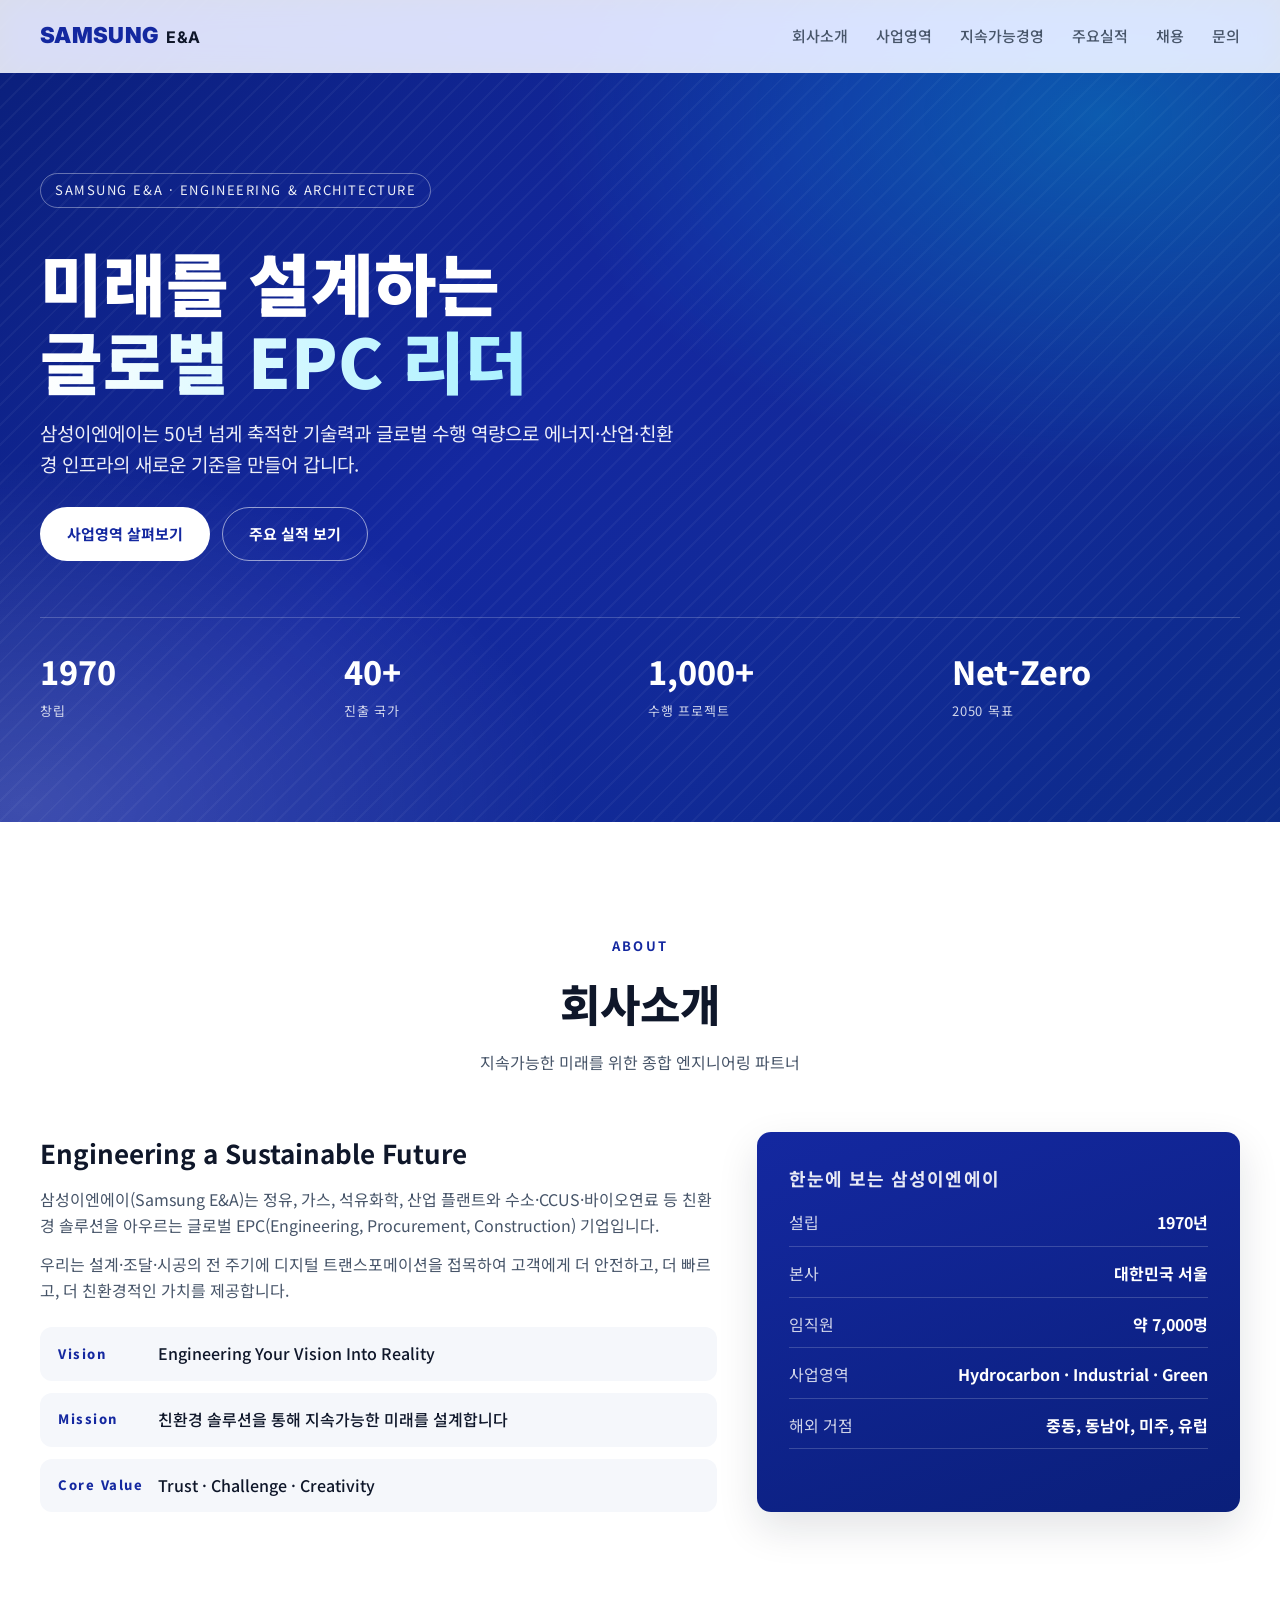
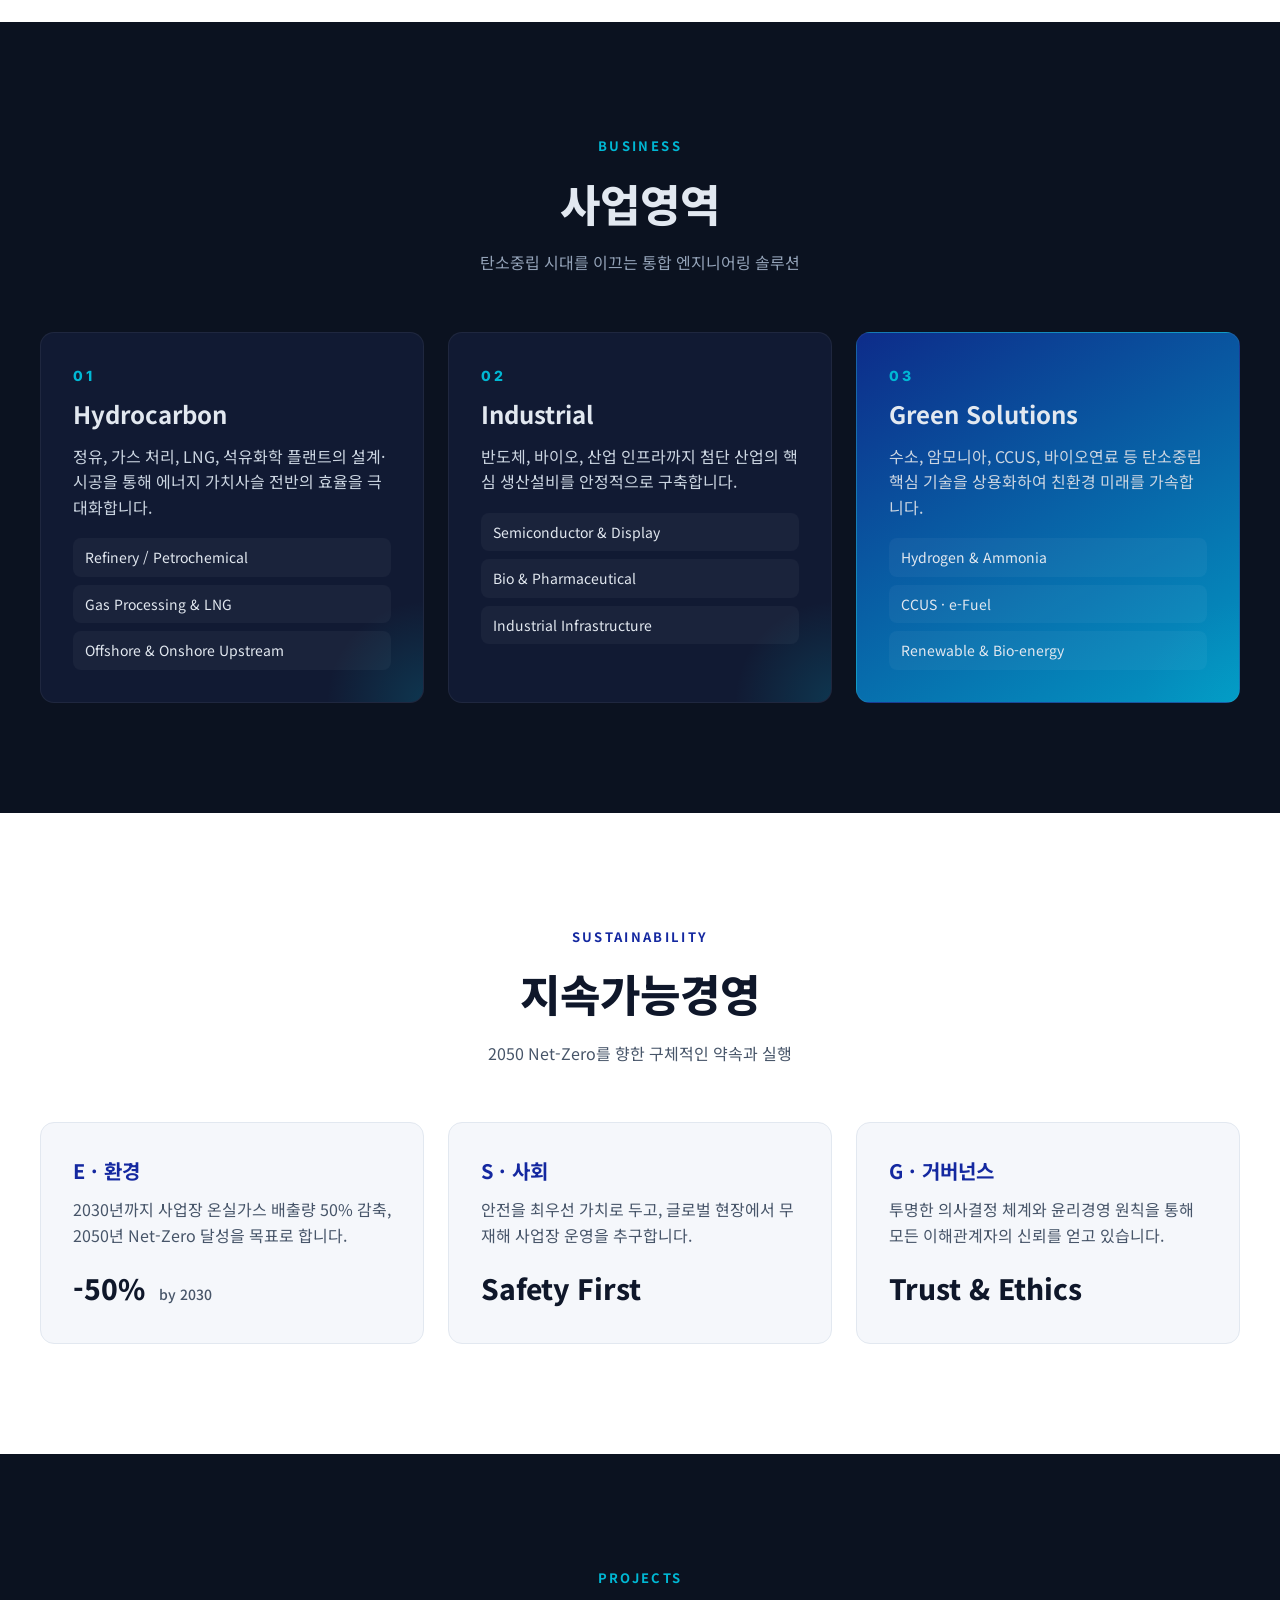
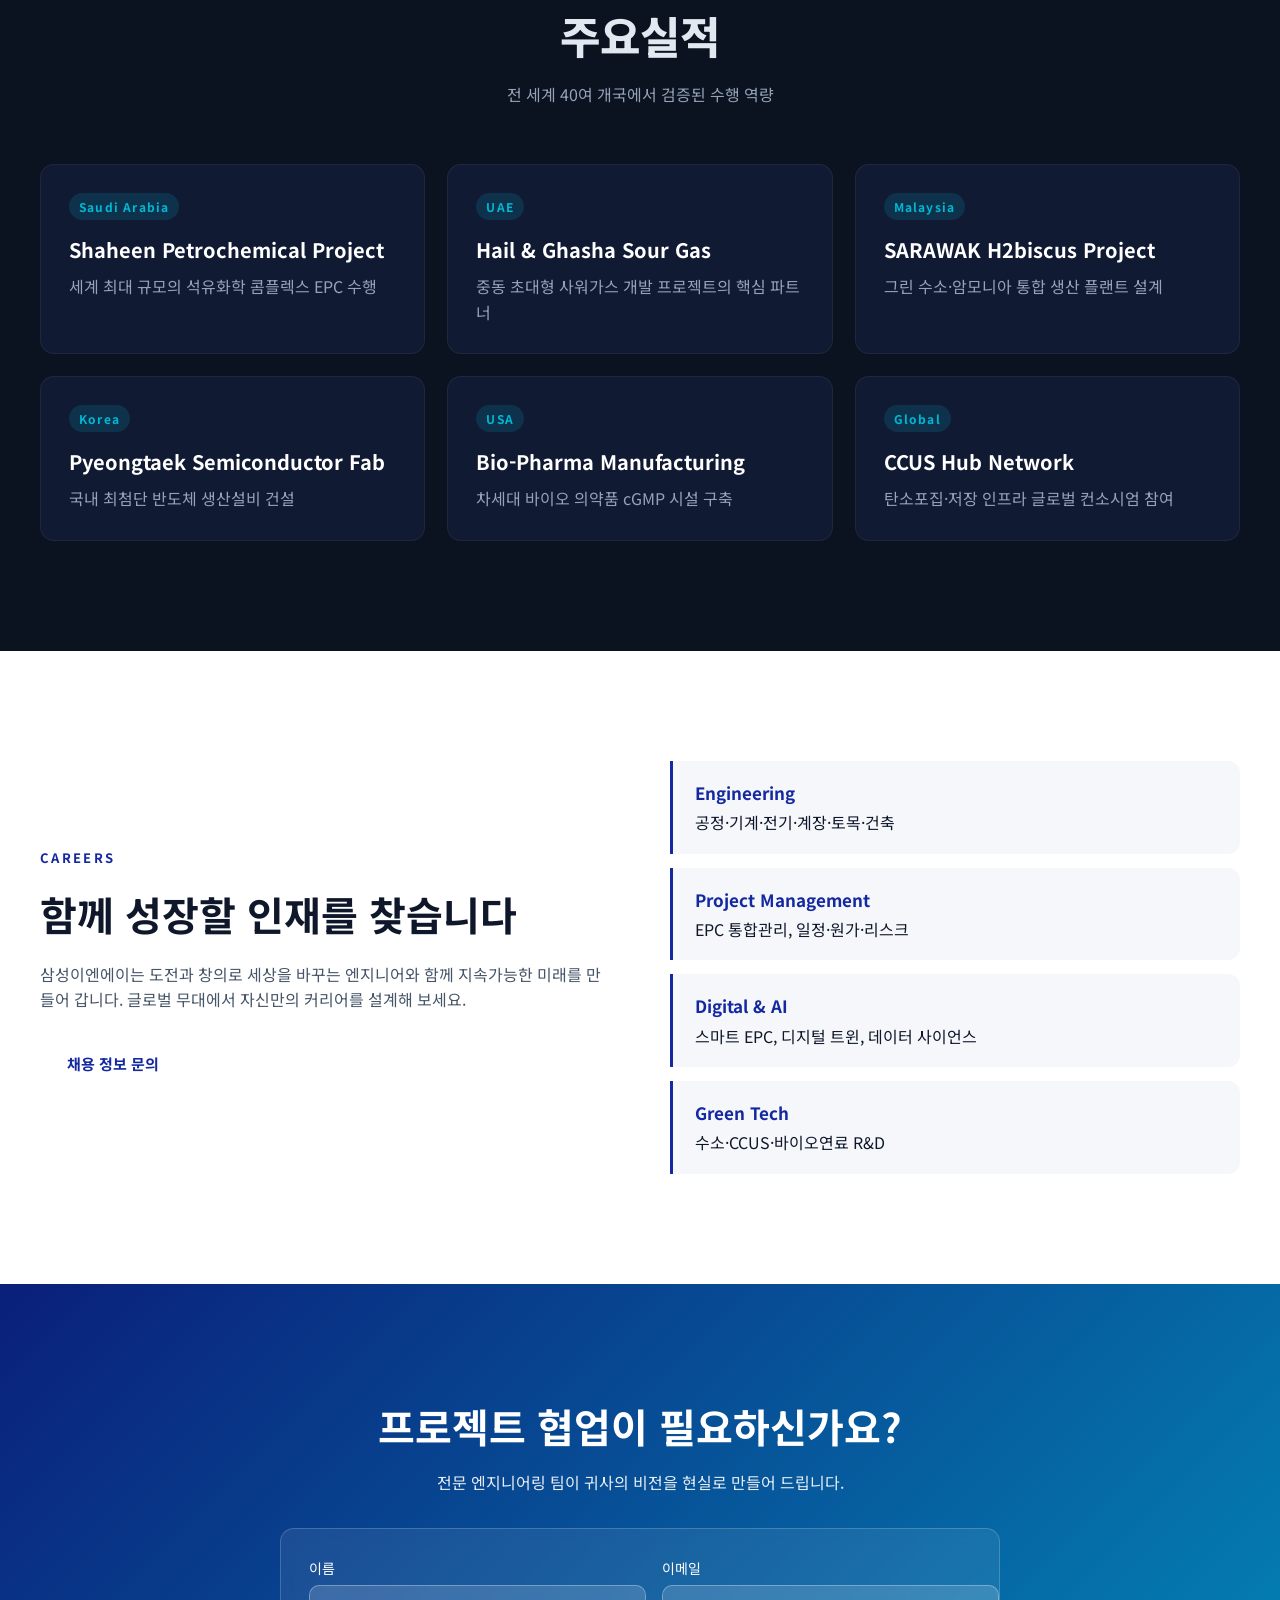
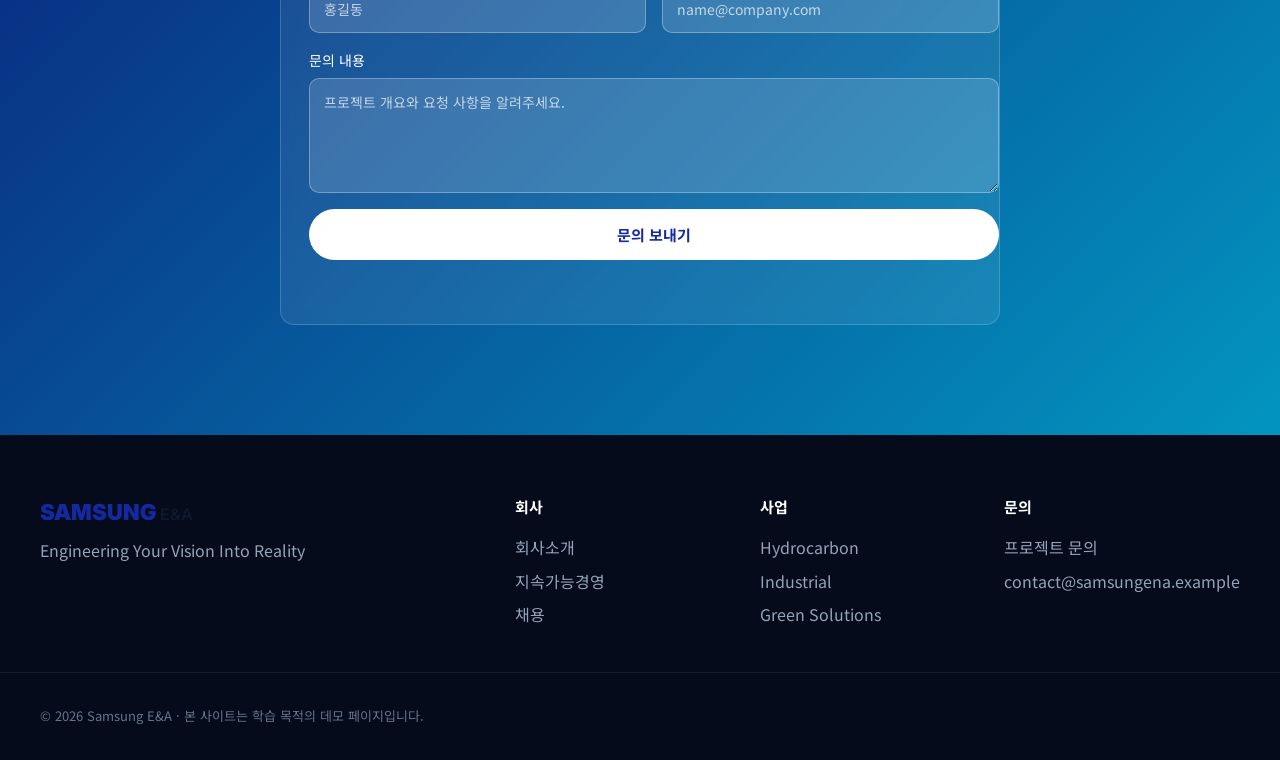
<file: index.html>
<!DOCTYPE html>
<html lang="ko">
<head>
  <meta charset="UTF-8" />
  <meta name="viewport" content="width=device-width, initial-scale=1.0" />
  <meta name="description" content="삼성이엔에이(Samsung E&A) - 글로벌 EPC 리더, 친환경 솔루션을 선도하는 종합 엔지니어링 기업" />
  <title>삼성이엔에이 | Samsung E&A</title>
  <link rel="preconnect" href="https://fonts.googleapis.com" />
  <link rel="preconnect" href="https://fonts.gstatic.com" crossorigin />
  <link href="https://fonts.googleapis.com/css2?family=Noto+Sans+KR:wght@300;400;500;700;900&family=Inter:wght@400;600;800&display=swap" rel="stylesheet" />
  <link rel="stylesheet" href="styles.css" />
</head>
<body>
  <header class="site-header" id="siteHeader">
    <div class="container header-inner">
      <a href="#home" class="brand" aria-label="삼성이엔에이 홈">
        <span class="brand-mark">SAMSUNG</span>
        <span class="brand-sub">E&amp;A</span>
      </a>
      <nav class="nav" aria-label="주요 메뉴">
        <a href="#about">회사소개</a>
        <a href="#business">사업영역</a>
        <a href="#sustainability">지속가능경영</a>
        <a href="#projects">주요실적</a>
        <a href="#careers">채용</a>
        <a href="#contact">문의</a>
      </nav>
      <button class="nav-toggle" id="navToggle" aria-label="메뉴 열기" aria-expanded="false">
        <span></span><span></span><span></span>
      </button>
    </div>
  </header>

  <main>
    <section class="hero" id="home">
      <div class="hero-bg" aria-hidden="true"></div>
      <div class="container hero-content">
        <p class="eyebrow">SAMSUNG E&amp;A · Engineering &amp; Architecture</p>
        <h1>
          <span class="line">미래를 설계하는</span>
          <span class="line accent">글로벌 EPC 리더</span>
        </h1>
        <p class="lead">
          삼성이엔에이는 50년 넘게 축적한 기술력과 글로벌 수행 역량으로
          에너지·산업·친환경 인프라의 새로운 기준을 만들어 갑니다.
        </p>
        <div class="hero-actions">
          <a class="btn btn-primary" href="#business">사업영역 살펴보기</a>
          <a class="btn btn-ghost" href="#projects">주요 실적 보기</a>
        </div>
        <ul class="hero-stats">
          <li><strong>1970</strong><span>창립</span></li>
          <li><strong>40+</strong><span>진출 국가</span></li>
          <li><strong>1,000+</strong><span>수행 프로젝트</span></li>
          <li><strong>Net-Zero</strong><span>2050 목표</span></li>
        </ul>
      </div>
    </section>

    <section class="section" id="about">
      <div class="container">
        <header class="section-head">
          <span class="kicker">About</span>
          <h2>회사소개</h2>
          <p>지속가능한 미래를 위한 종합 엔지니어링 파트너</p>
        </header>
        <div class="about-grid">
          <article class="about-text">
            <h3>Engineering a Sustainable Future</h3>
            <p>
              삼성이엔에이(Samsung E&amp;A)는 정유, 가스, 석유화학, 산업 플랜트와
              수소·CCUS·바이오연료 등 친환경 솔루션을 아우르는 글로벌
              EPC(Engineering, Procurement, Construction) 기업입니다.
            </p>
            <p>
              우리는 설계·조달·시공의 전 주기에 디지털 트랜스포메이션을 접목하여
              고객에게 더 안전하고, 더 빠르고, 더 친환경적인 가치를 제공합니다.
            </p>
            <ul class="value-list">
              <li><span>Vision</span>Engineering Your Vision Into Reality</li>
              <li><span>Mission</span>친환경 솔루션을 통해 지속가능한 미래를 설계합니다</li>
              <li><span>Core Value</span>Trust · Challenge · Creativity</li>
            </ul>
          </article>
          <aside class="about-card">
            <h4>한눈에 보는 삼성이엔에이</h4>
            <dl>
              <div><dt>설립</dt><dd>1970년</dd></div>
              <div><dt>본사</dt><dd>대한민국 서울</dd></div>
              <div><dt>임직원</dt><dd>약 7,000명</dd></div>
              <div><dt>사업영역</dt><dd>Hydrocarbon · Industrial · Green</dd></div>
              <div><dt>해외 거점</dt><dd>중동, 동남아, 미주, 유럽</dd></div>
            </dl>
          </aside>
        </div>
      </div>
    </section>

    <section class="section section-dark" id="business">
      <div class="container">
        <header class="section-head">
          <span class="kicker">Business</span>
          <h2>사업영역</h2>
          <p>탄소중립 시대를 이끄는 통합 엔지니어링 솔루션</p>
        </header>
        <div class="biz-grid">
          <article class="biz-card">
            <div class="biz-num">01</div>
            <h3>Hydrocarbon</h3>
            <p>정유, 가스 처리, LNG, 석유화학 플랜트의 설계·시공을 통해
              에너지 가치사슬 전반의 효율을 극대화합니다.</p>
            <ul>
              <li>Refinery / Petrochemical</li>
              <li>Gas Processing &amp; LNG</li>
              <li>Offshore &amp; Onshore Upstream</li>
            </ul>
          </article>
          <article class="biz-card">
            <div class="biz-num">02</div>
            <h3>Industrial</h3>
            <p>반도체, 바이오, 산업 인프라까지 첨단 산업의 핵심
              생산설비를 안정적으로 구축합니다.</p>
            <ul>
              <li>Semiconductor &amp; Display</li>
              <li>Bio &amp; Pharmaceutical</li>
              <li>Industrial Infrastructure</li>
            </ul>
          </article>
          <article class="biz-card highlight">
            <div class="biz-num">03</div>
            <h3>Green Solutions</h3>
            <p>수소, 암모니아, CCUS, 바이오연료 등 탄소중립 핵심 기술을
              상용화하여 친환경 미래를 가속합니다.</p>
            <ul>
              <li>Hydrogen &amp; Ammonia</li>
              <li>CCUS · e-Fuel</li>
              <li>Renewable &amp; Bio-energy</li>
            </ul>
          </article>
        </div>
      </div>
    </section>

    <section class="section" id="sustainability">
      <div class="container">
        <header class="section-head">
          <span class="kicker">Sustainability</span>
          <h2>지속가능경영</h2>
          <p>2050 Net-Zero를 향한 구체적인 약속과 실행</p>
        </header>
        <div class="esg-grid">
          <div class="esg-card">
            <h3>E · 환경</h3>
            <p>2030년까지 사업장 온실가스 배출량 50% 감축, 2050년 Net-Zero 달성을 목표로 합니다.</p>
            <span class="esg-metric">-50% <em>by 2030</em></span>
          </div>
          <div class="esg-card">
            <h3>S · 사회</h3>
            <p>안전을 최우선 가치로 두고, 글로벌 현장에서 무재해 사업장 운영을 추구합니다.</p>
            <span class="esg-metric">Safety First</span>
          </div>
          <div class="esg-card">
            <h3>G · 거버넌스</h3>
            <p>투명한 의사결정 체계와 윤리경영 원칙을 통해 모든 이해관계자의 신뢰를 얻고 있습니다.</p>
            <span class="esg-metric">Trust &amp; Ethics</span>
          </div>
        </div>
      </div>
    </section>

    <section class="section section-dark" id="projects">
      <div class="container">
        <header class="section-head">
          <span class="kicker">Projects</span>
          <h2>주요실적</h2>
          <p>전 세계 40여 개국에서 검증된 수행 역량</p>
        </header>
        <div class="proj-grid">
          <article class="proj-card">
            <span class="tag">Saudi Arabia</span>
            <h3>Shaheen Petrochemical Project</h3>
            <p>세계 최대 규모의 석유화학 콤플렉스 EPC 수행</p>
          </article>
          <article class="proj-card">
            <span class="tag">UAE</span>
            <h3>Hail &amp; Ghasha Sour Gas</h3>
            <p>중동 초대형 사워가스 개발 프로젝트의 핵심 파트너</p>
          </article>
          <article class="proj-card">
            <span class="tag">Malaysia</span>
            <h3>SARAWAK H2biscus Project</h3>
            <p>그린 수소·암모니아 통합 생산 플랜트 설계</p>
          </article>
          <article class="proj-card">
            <span class="tag">Korea</span>
            <h3>Pyeongtaek Semiconductor Fab</h3>
            <p>국내 최첨단 반도체 생산설비 건설</p>
          </article>
          <article class="proj-card">
            <span class="tag">USA</span>
            <h3>Bio-Pharma Manufacturing</h3>
            <p>차세대 바이오 의약품 cGMP 시설 구축</p>
          </article>
          <article class="proj-card">
            <span class="tag">Global</span>
            <h3>CCUS Hub Network</h3>
            <p>탄소포집·저장 인프라 글로벌 컨소시엄 참여</p>
          </article>
        </div>
      </div>
    </section>

    <section class="section" id="careers">
      <div class="container careers-inner">
        <div>
          <span class="kicker">Careers</span>
          <h2>함께 성장할 인재를 찾습니다</h2>
          <p>
            삼성이엔에이는 도전과 창의로 세상을 바꾸는 엔지니어와 함께
            지속가능한 미래를 만들어 갑니다. 글로벌 무대에서 자신만의
            커리어를 설계해 보세요.
          </p>
          <a class="btn btn-primary" href="#contact">채용 정보 문의</a>
        </div>
        <ul class="careers-list">
          <li><strong>Engineering</strong>공정·기계·전기·계장·토목·건축</li>
          <li><strong>Project Management</strong>EPC 통합관리, 일정·원가·리스크</li>
          <li><strong>Digital &amp; AI</strong>스마트 EPC, 디지털 트윈, 데이터 사이언스</li>
          <li><strong>Green Tech</strong>수소·CCUS·바이오연료 R&amp;D</li>
        </ul>
      </div>
    </section>

    <section class="section section-cta" id="contact">
      <div class="container cta-inner">
        <h2>프로젝트 협업이 필요하신가요?</h2>
        <p>전문 엔지니어링 팀이 귀사의 비전을 현실로 만들어 드립니다.</p>
        <form class="cta-form" id="contactForm" novalidate>
          <label>
            <span>이름</span>
            <input type="text" name="name" required placeholder="홍길동" />
          </label>
          <label>
            <span>이메일</span>
            <input type="email" name="email" required placeholder="name@company.com" />
          </label>
          <label class="full">
            <span>문의 내용</span>
            <textarea name="message" rows="4" required placeholder="프로젝트 개요와 요청 사항을 알려주세요."></textarea>
          </label>
          <button class="btn btn-primary" type="submit">문의 보내기</button>
          <p class="form-result" id="formResult" role="status"></p>
        </form>
      </div>
    </section>
  </main>

  <footer class="site-footer">
    <div class="container footer-inner">
      <div>
        <span class="brand-mark">SAMSUNG</span>
        <span class="brand-sub">E&amp;A</span>
        <p>Engineering Your Vision Into Reality</p>
      </div>
      <div class="footer-cols">
        <div>
          <h4>회사</h4>
          <a href="#about">회사소개</a>
          <a href="#sustainability">지속가능경영</a>
          <a href="#careers">채용</a>
        </div>
        <div>
          <h4>사업</h4>
          <a href="#business">Hydrocarbon</a>
          <a href="#business">Industrial</a>
          <a href="#business">Green Solutions</a>
        </div>
        <div>
          <h4>문의</h4>
          <a href="#contact">프로젝트 문의</a>
          <a href="mailto:contact@samsungena.example">contact@samsungena.example</a>
        </div>
      </div>
    </div>
    <div class="copyright">
      <div class="container">
        <p>© <span id="year"></span> Samsung E&amp;A · 본 사이트는 학습 목적의 데모 페이지입니다.</p>
      </div>
    </div>
  </footer>

  <script src="script.js"></script>
</body>
</html>
</file>
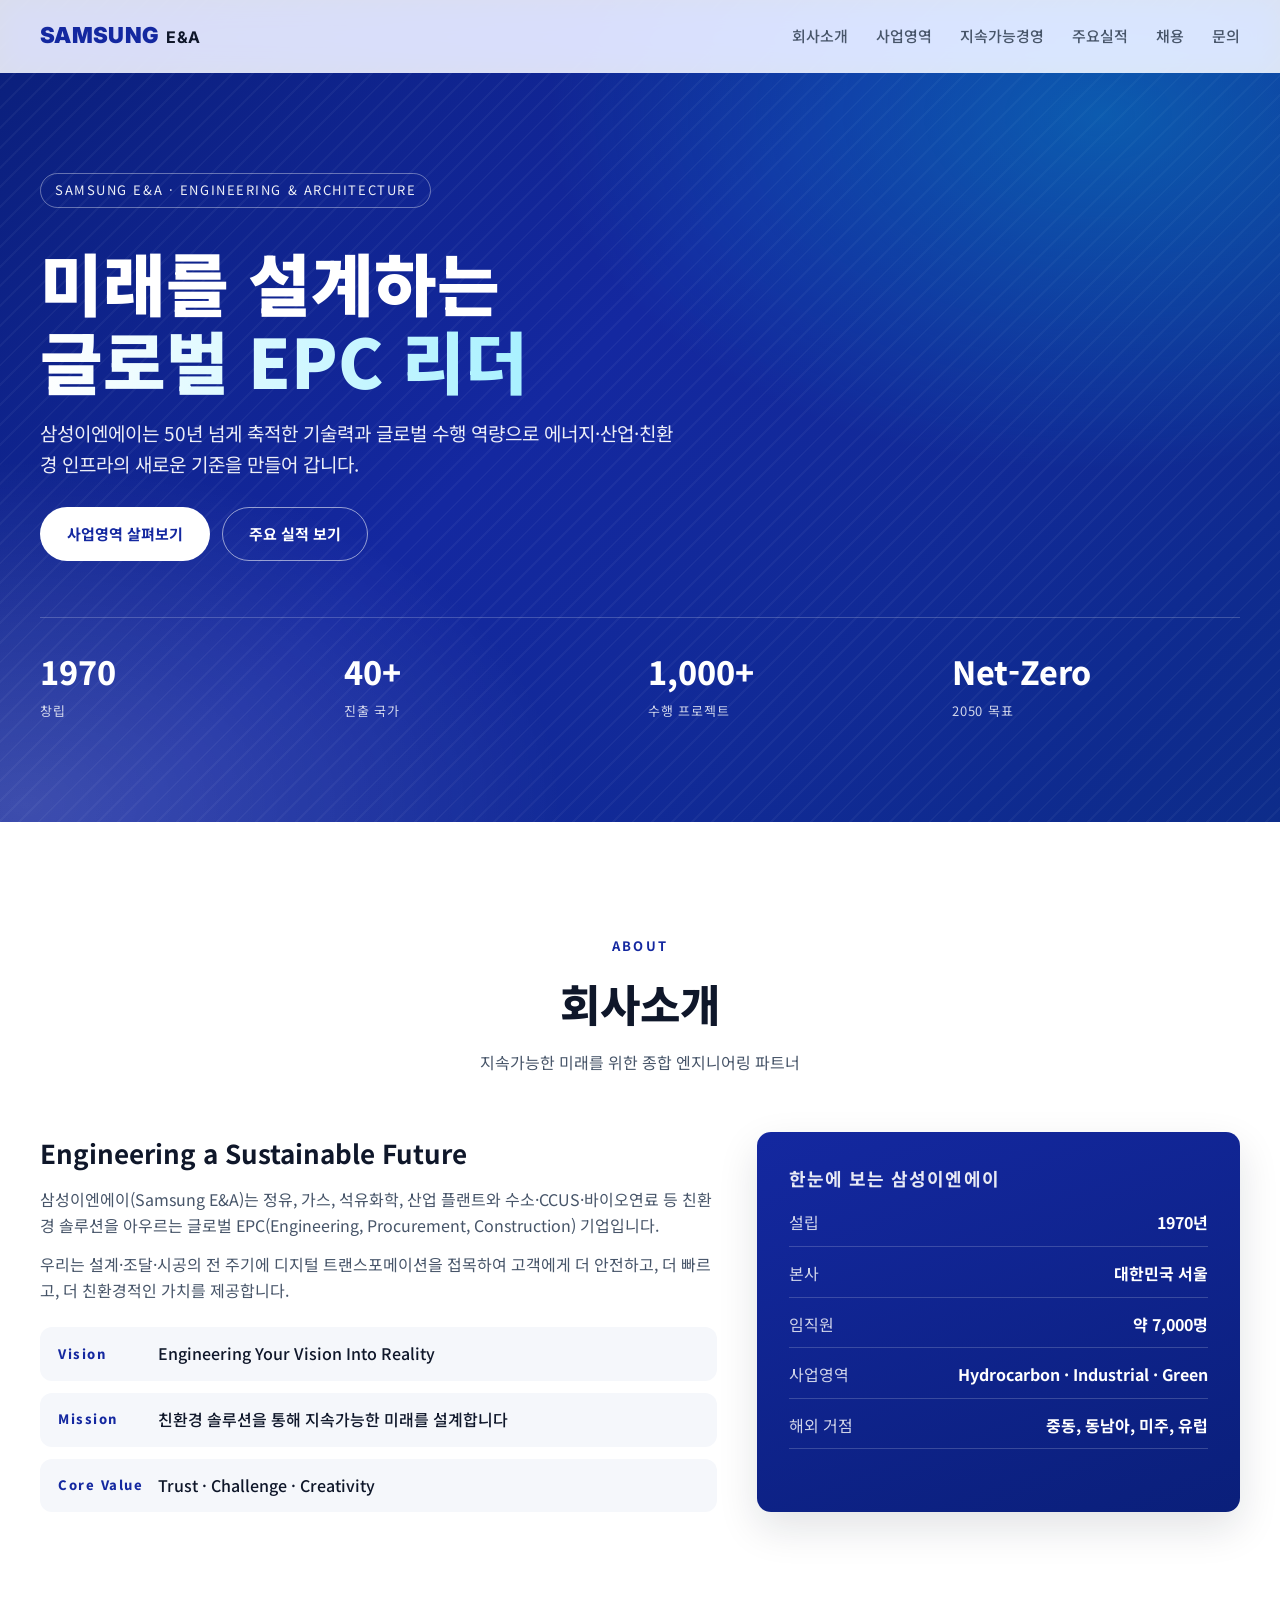
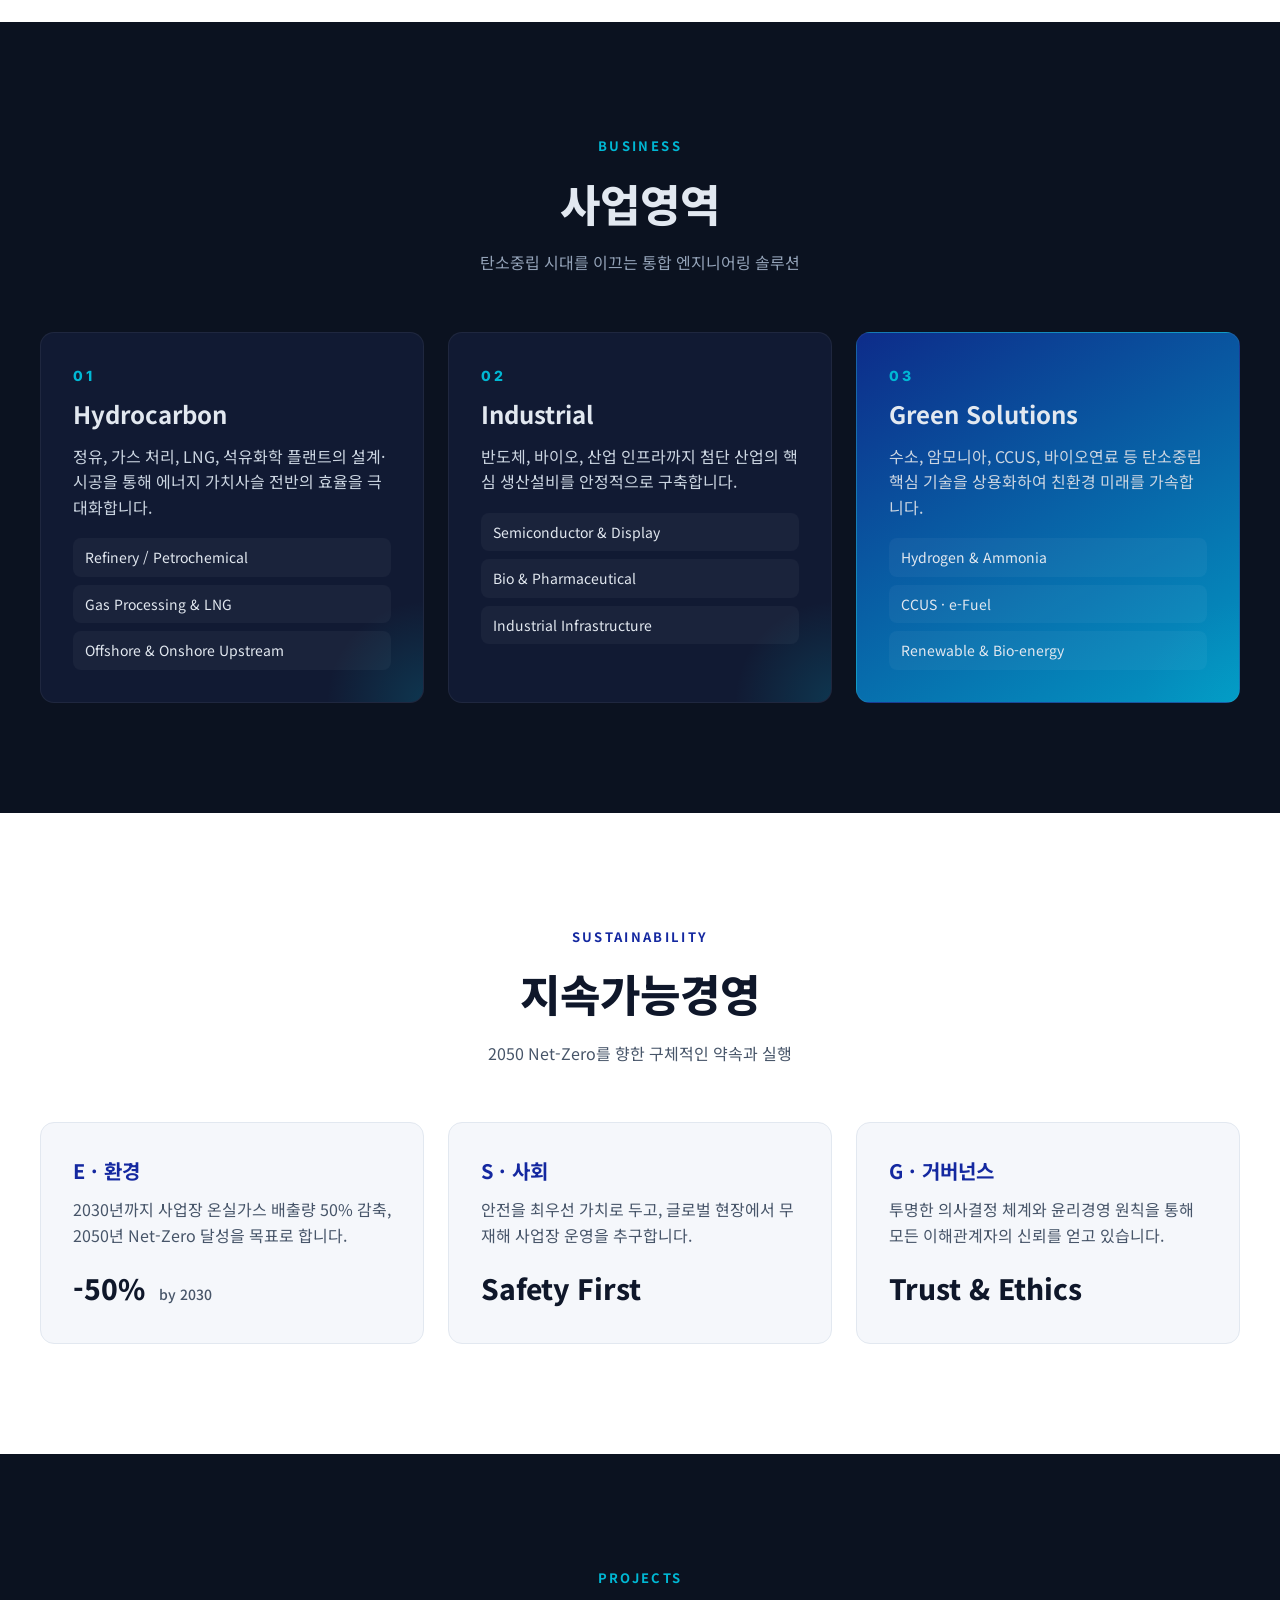
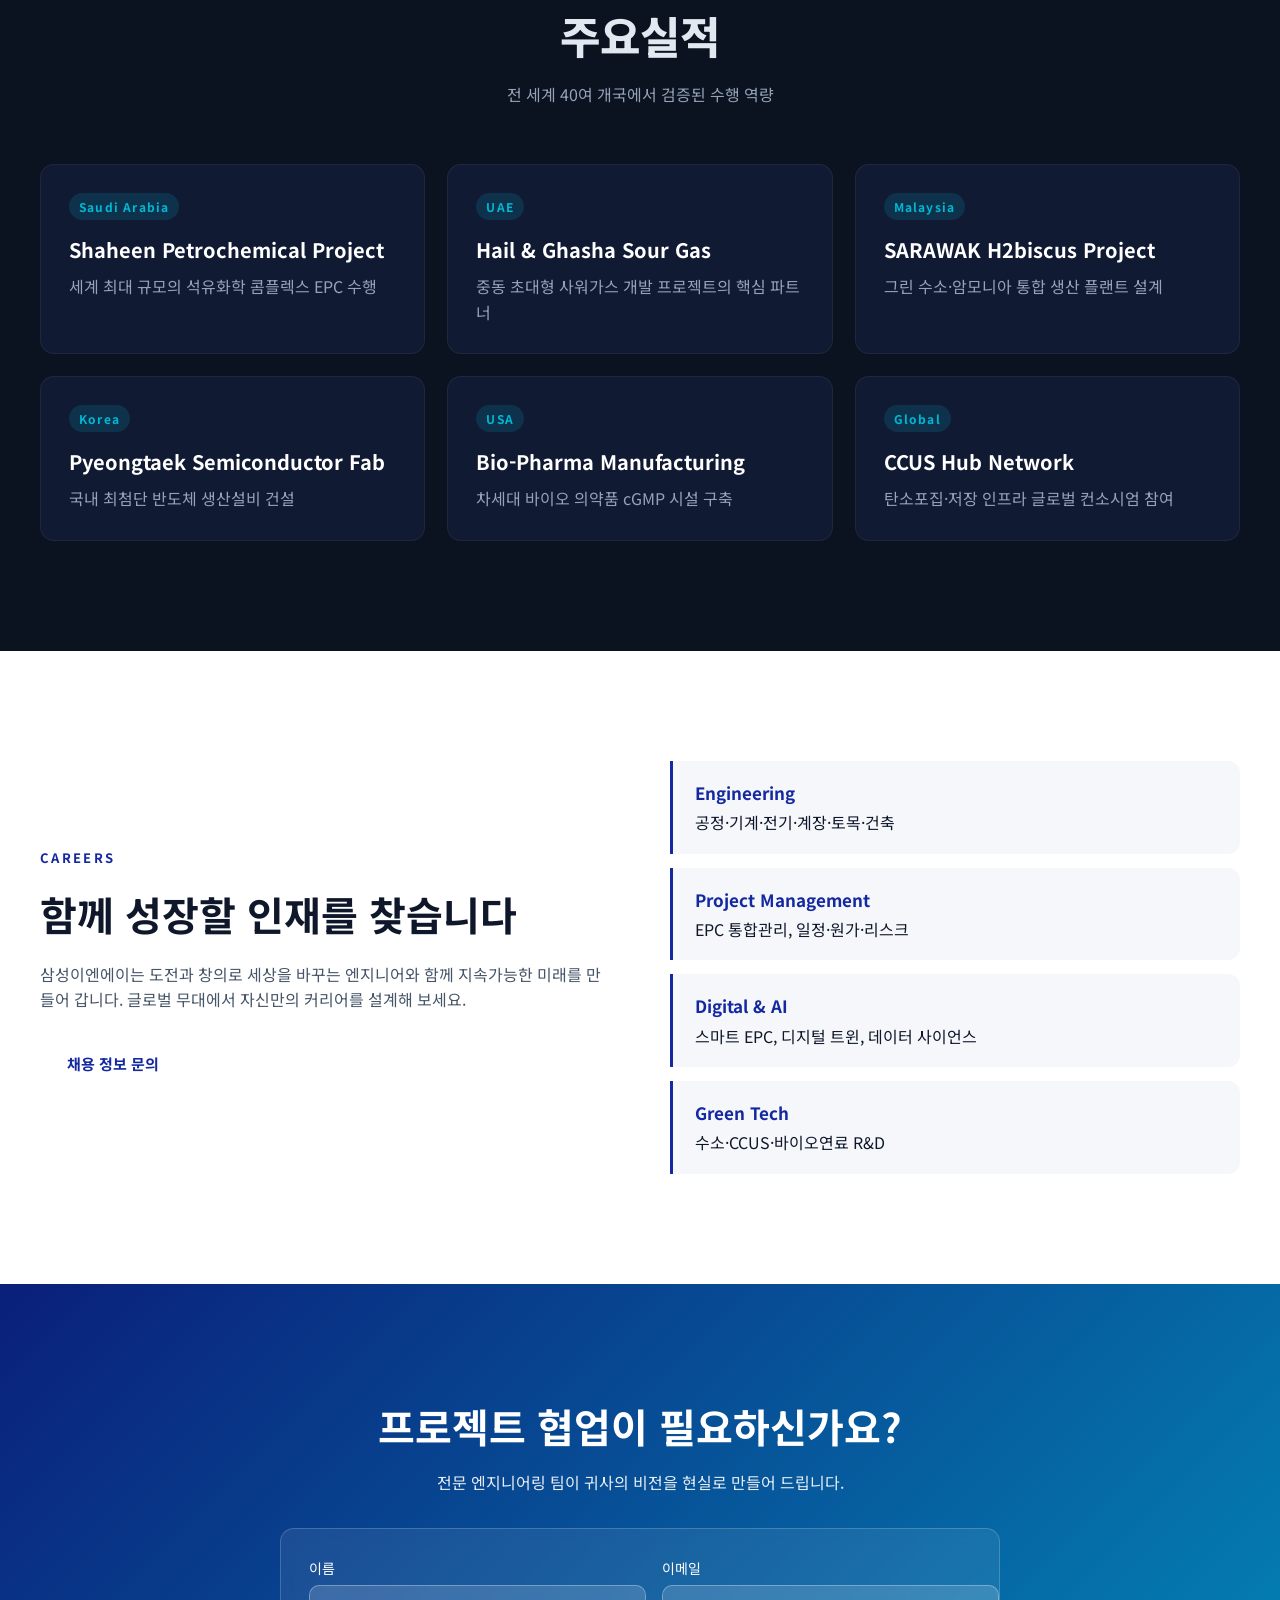
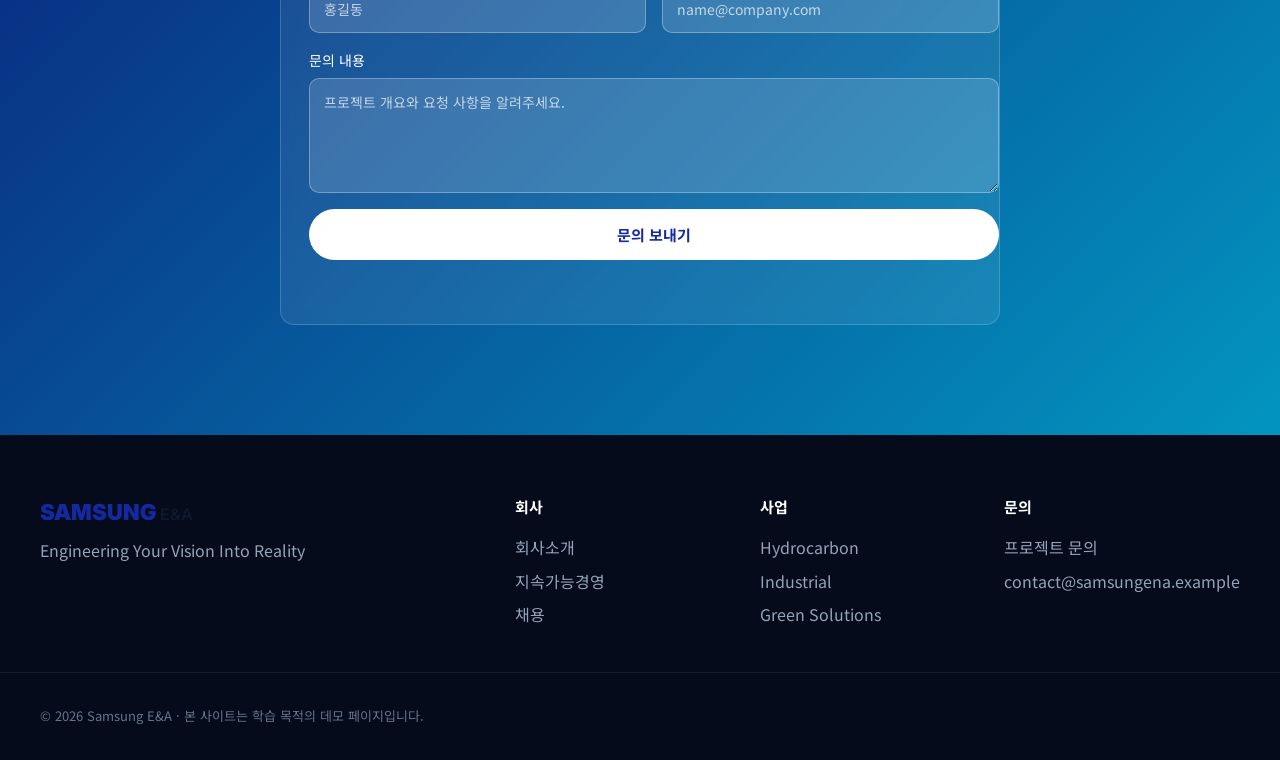
<file: samsung-ena.html>
<!DOCTYPE html>
<html lang="ko">
<head>
  <meta charset="UTF-8" />
  <meta name="viewport" content="width=device-width, initial-scale=1.0" />
  <meta name="description" content="삼성이엔에이(Samsung E&A) - 글로벌 EPC 리더, 친환경 솔루션을 선도하는 종합 엔지니어링 기업" />
  <title>삼성이엔에이 | Samsung E&A</title>
  <link rel="preconnect" href="https://fonts.googleapis.com" />
  <link rel="preconnect" href="https://fonts.gstatic.com" crossorigin />
  <link href="https://fonts.googleapis.com/css2?family=Noto+Sans+KR:wght@300;400;500;700;900&family=Inter:wght@400;600;800&display=swap" rel="stylesheet" />
  <style>:root {
  --c-bg: #ffffff;
  --c-bg-soft: #f5f7fb;
  --c-ink: #0f172a;
  --c-ink-soft: #475569;
  --c-line: #e2e8f0;
  --c-brand: #1428a0;
  --c-brand-2: #0a1f7a;
  --c-accent: #00b8d4;
  --c-dark: #0b1220;
  --c-dark-soft: #111a33;
  --radius: 14px;
  --shadow-sm: 0 4px 14px rgba(15, 23, 42, 0.06);
  --shadow-md: 0 16px 40px rgba(15, 23, 42, 0.12);
  --max: 1200px;
  --t: 0.25s ease;
}

* { box-sizing: border-box; }
html { scroll-behavior: smooth; }
body {
  margin: 0;
  font-family: 'Noto Sans KR', 'Inter', -apple-system, BlinkMacSystemFont, 'Apple SD Gothic Neo', sans-serif;
  color: var(--c-ink);
  background: var(--c-bg);
  line-height: 1.6;
  -webkit-font-smoothing: antialiased;
}
img { max-width: 100%; display: block; }
a { color: inherit; text-decoration: none; }
button { font-family: inherit; cursor: pointer; border: 0; }
.container { width: min(100% - 40px, var(--max)); margin: 0 auto; }

/* Header */
.site-header {
  position: fixed; inset: 0 0 auto 0; z-index: 50;
  background: rgba(255, 255, 255, 0.85);
  backdrop-filter: saturate(180%) blur(14px);
  border-bottom: 1px solid transparent;
  transition: border-color var(--t), background var(--t);
}
.site-header.scrolled { border-bottom-color: var(--c-line); }
.header-inner {
  display: flex; align-items: center; justify-content: space-between;
  height: 72px;
}
.brand { display: inline-flex; align-items: baseline; gap: 8px; letter-spacing: 0.02em; }
.brand-mark { font-weight: 900; font-size: 22px; color: var(--c-brand); font-family: 'Inter', sans-serif; }
.brand-sub { font-weight: 700; color: var(--c-ink); font-family: 'Inter', sans-serif; }
.nav { display: flex; gap: 28px; }
.nav a {
  font-size: 15px; font-weight: 500; color: var(--c-ink-soft);
  position: relative; padding: 6px 0;
}
.nav a:hover { color: var(--c-brand); }
.nav a::after {
  content: ""; position: absolute; left: 0; right: 0; bottom: 0;
  height: 2px; background: var(--c-brand);
  transform: scaleX(0); transform-origin: left; transition: transform var(--t);
}
.nav a:hover::after { transform: scaleX(1); }

.nav-toggle { display: none; background: transparent; padding: 8px; }
.nav-toggle span { display: block; width: 24px; height: 2px; background: var(--c-ink); margin: 5px 0; transition: var(--t); }

/* Hero */
.hero {
  position: relative; padding: 160px 0 100px;
  color: #fff; overflow: hidden;
  background: linear-gradient(135deg, #0a1f7a 0%, #1428a0 45%, #0d2c8a 100%);
}
.hero-bg {
  position: absolute; inset: -10%;
  background:
    radial-gradient(60% 60% at 80% 20%, rgba(0, 184, 212, 0.35), transparent 60%),
    radial-gradient(50% 50% at 10% 90%, rgba(255, 255, 255, 0.18), transparent 70%),
    repeating-linear-gradient(135deg, rgba(255, 255, 255, 0.04) 0 2px, transparent 2px 14px);
  pointer-events: none;
  animation: drift 18s linear infinite;
}
@keyframes drift {
  0% { transform: translate3d(0, 0, 0); }
  50% { transform: translate3d(-20px, 10px, 0); }
  100% { transform: translate3d(0, 0, 0); }
}
.hero-content { position: relative; }
.eyebrow {
  display: inline-block; padding: 6px 14px; border: 1px solid rgba(255, 255, 255, 0.4);
  border-radius: 999px; font-size: 13px; letter-spacing: 0.12em;
  text-transform: uppercase; opacity: 0.92;
}
.hero h1 {
  font-size: clamp(36px, 6vw, 68px);
  font-weight: 900; line-height: 1.15; margin: 22px 0 18px;
}
.hero h1 .line { display: block; }
.hero h1 .accent {
  background: linear-gradient(90deg, #fff 0%, #7feaff 60%, #00b8d4 100%);
  -webkit-background-clip: text; background-clip: text; color: transparent;
}
.hero .lead { font-size: clamp(16px, 1.6vw, 19px); max-width: 640px; opacity: 0.92; }
.hero-actions { display: flex; gap: 12px; flex-wrap: wrap; margin-top: 28px; }

.btn {
  display: inline-flex; align-items: center; justify-content: center;
  padding: 14px 26px; border-radius: 999px;
  font-weight: 700; font-size: 15px; transition: var(--t);
  border: 1px solid transparent;
}
.btn-primary { background: #fff; color: var(--c-brand); }
.btn-primary:hover { background: var(--c-accent); color: #fff; transform: translateY(-2px); }
.btn-ghost { color: #fff; border-color: rgba(255, 255, 255, 0.55); }
.btn-ghost:hover { background: rgba(255, 255, 255, 0.12); }

.hero-stats {
  list-style: none; padding: 0; margin: 56px 0 0;
  display: grid; grid-template-columns: repeat(4, 1fr); gap: 16px;
  border-top: 1px solid rgba(255, 255, 255, 0.2); padding-top: 28px;
}
.hero-stats li { display: flex; flex-direction: column; gap: 4px; }
.hero-stats strong { font-size: clamp(22px, 3vw, 32px); font-weight: 800; }
.hero-stats span { font-size: 13px; opacity: 0.8; letter-spacing: 0.06em; }

/* Sections */
.section { padding: 110px 0; }
.section-dark { background: var(--c-dark); color: #e2e8f0; }
.section-dark .kicker { color: var(--c-accent); }
.section-head { max-width: 720px; margin: 0 auto 56px; text-align: center; }
.kicker {
  display: inline-block; font-size: 13px; letter-spacing: 0.18em;
  text-transform: uppercase; color: var(--c-brand); font-weight: 700;
}
.section-head h2 { font-size: clamp(30px, 4vw, 44px); margin: 10px 0 12px; font-weight: 800; }
.section-head p { color: var(--c-ink-soft); margin: 0; }
.section-dark .section-head p { color: #94a3b8; }

/* About */
.about-grid { display: grid; grid-template-columns: 1.4fr 1fr; gap: 40px; align-items: stretch; }
.about-text h3 { font-size: 26px; margin: 0 0 14px; }
.about-text p { color: var(--c-ink-soft); margin: 0 0 14px; }
.value-list { list-style: none; padding: 0; margin: 24px 0 0; display: grid; gap: 12px; }
.value-list li {
  background: var(--c-bg-soft); padding: 14px 18px; border-radius: 12px;
  display: grid; grid-template-columns: 100px 1fr; align-items: center;
  font-weight: 500;
}
.value-list span { color: var(--c-brand); font-weight: 800; font-size: 13px; letter-spacing: 0.12em; }
.about-card {
  background: linear-gradient(160deg, var(--c-brand) 0%, #0a1f7a 100%);
  color: #fff; padding: 32px; border-radius: var(--radius);
  box-shadow: var(--shadow-md);
}
.about-card h4 { margin: 0 0 18px; font-size: 18px; opacity: 0.9; letter-spacing: 0.06em; }
.about-card dl { margin: 0; display: grid; gap: 14px; }
.about-card dl div { display: flex; justify-content: space-between; padding-bottom: 10px; border-bottom: 1px solid rgba(255, 255, 255, 0.18); }
.about-card dt { opacity: 0.8; }
.about-card dd { margin: 0; font-weight: 700; }

/* Business */
.biz-grid { display: grid; grid-template-columns: repeat(3, 1fr); gap: 24px; }
.biz-card {
  background: var(--c-dark-soft); border: 1px solid rgba(255, 255, 255, 0.06);
  border-radius: var(--radius); padding: 32px; transition: var(--t);
  position: relative; overflow: hidden;
}
.biz-card::before {
  content: ""; position: absolute; inset: auto -30% -30% auto;
  width: 220px; height: 220px; border-radius: 50%;
  background: radial-gradient(circle, rgba(0, 184, 212, 0.18), transparent 65%);
  transition: var(--t);
}
.biz-card:hover { transform: translateY(-6px); border-color: rgba(0, 184, 212, 0.4); }
.biz-card:hover::before { transform: scale(1.2); }
.biz-num { font-family: 'Inter', sans-serif; font-size: 14px; color: var(--c-accent); font-weight: 800; letter-spacing: 0.2em; }
.biz-card h3 { font-size: 24px; margin: 8px 0 10px; }
.biz-card p { color: #cbd5e1; margin: 0 0 18px; }
.biz-card ul { padding: 0; margin: 0; list-style: none; display: grid; gap: 8px; }
.biz-card li { padding: 8px 12px; background: rgba(255, 255, 255, 0.04); border-radius: 8px; font-size: 14px; }
.biz-card.highlight { background: linear-gradient(150deg, #0d2c8a, #00b8d4 130%); }

/* ESG */
.esg-grid { display: grid; grid-template-columns: repeat(3, 1fr); gap: 24px; }
.esg-card {
  background: var(--c-bg-soft); padding: 32px; border-radius: var(--radius);
  border: 1px solid var(--c-line); transition: var(--t);
}
.esg-card:hover { transform: translateY(-4px); box-shadow: var(--shadow-md); border-color: var(--c-brand); }
.esg-card h3 { margin: 0 0 10px; color: var(--c-brand); font-size: 20px; }
.esg-card p { margin: 0 0 18px; color: var(--c-ink-soft); }
.esg-metric { display: inline-block; font-size: 28px; font-weight: 800; color: var(--c-ink); }
.esg-metric em { font-style: normal; font-size: 14px; color: var(--c-ink-soft); margin-left: 6px; font-weight: 500; }

/* Projects */
.proj-grid { display: grid; grid-template-columns: repeat(3, 1fr); gap: 22px; }
.proj-card {
  background: var(--c-dark-soft); border-radius: var(--radius);
  padding: 28px; border: 1px solid rgba(255, 255, 255, 0.06);
  transition: var(--t);
}
.proj-card:hover { transform: translateY(-4px); border-color: var(--c-accent); }
.tag {
  display: inline-block; padding: 4px 10px; border-radius: 999px;
  background: rgba(0, 184, 212, 0.15); color: var(--c-accent);
  font-size: 12px; font-weight: 700; letter-spacing: 0.1em;
}
.proj-card h3 { font-size: 20px; margin: 14px 0 8px; color: #fff; }
.proj-card p { margin: 0; color: #94a3b8; }

/* Careers */
.careers-inner { display: grid; grid-template-columns: 1fr 1fr; gap: 60px; align-items: center; }
.careers-inner h2 { font-size: clamp(28px, 3.4vw, 40px); margin: 12px 0 16px; }
.careers-inner p { color: var(--c-ink-soft); margin: 0 0 24px; }
.careers-list { list-style: none; padding: 0; margin: 0; display: grid; gap: 14px; }
.careers-list li {
  padding: 18px 22px; border-left: 3px solid var(--c-brand);
  background: var(--c-bg-soft); border-radius: 0 12px 12px 0;
}
.careers-list strong { display: block; font-size: 17px; margin-bottom: 4px; color: var(--c-brand); }

/* CTA */
.section-cta {
  background: linear-gradient(135deg, #0a1f7a 0%, #00b8d4 130%);
  color: #fff;
}
.cta-inner { max-width: 720px; margin: 0 auto; text-align: center; }
.cta-inner h2 { font-size: clamp(28px, 3.6vw, 40px); margin: 0 0 12px; }
.cta-inner > p { opacity: 0.9; margin: 0 0 32px; }
.cta-form {
  display: grid; grid-template-columns: 1fr 1fr; gap: 16px;
  background: rgba(255, 255, 255, 0.08); padding: 28px;
  border-radius: var(--radius); border: 1px solid rgba(255, 255, 255, 0.18);
  text-align: left; backdrop-filter: blur(8px);
}
.cta-form label { display: flex; flex-direction: column; gap: 6px; font-size: 14px; }
.cta-form .full { grid-column: 1 / -1; }
.cta-form input, .cta-form textarea {
  font: inherit; padding: 12px 14px; border-radius: 10px;
  border: 1px solid rgba(255, 255, 255, 0.3);
  background: rgba(255, 255, 255, 0.15); color: #fff;
}
.cta-form input::placeholder, .cta-form textarea::placeholder { color: rgba(255, 255, 255, 0.7); }
.cta-form input:focus, .cta-form textarea:focus { outline: 2px solid var(--c-accent); background: rgba(255, 255, 255, 0.22); }
.cta-form .btn { grid-column: 1 / -1; }
.form-result { grid-column: 1 / -1; margin: 0; min-height: 1.4em; font-size: 14px; }

/* Footer */
.site-footer { background: #050b1a; color: #cbd5e1; padding: 60px 0 0; }
.footer-inner { display: grid; grid-template-columns: 1.2fr 2fr; gap: 40px; }
.footer-inner p { margin: 8px 0 0; color: #94a3b8; }
.footer-cols { display: grid; grid-template-columns: repeat(3, 1fr); gap: 24px; }
.footer-cols h4 { color: #fff; margin: 0 0 12px; font-size: 15px; }
.footer-cols a { display: block; padding: 4px 0; color: #94a3b8; transition: color var(--t); }
.footer-cols a:hover { color: #fff; }
.copyright { margin-top: 40px; padding: 20px 0; border-top: 1px solid rgba(255, 255, 255, 0.08); font-size: 13px; color: #64748b; }

/* Responsive */
@media (max-width: 960px) {
  .nav { display: none; }
  .nav-toggle { display: block; }
  .nav.open {
    display: flex; flex-direction: column; gap: 0;
    position: absolute; top: 72px; left: 0; right: 0;
    background: #fff; border-top: 1px solid var(--c-line);
    padding: 12px 20px;
  }
  .nav.open a { padding: 14px 0; border-bottom: 1px solid var(--c-line); }
  .nav.open a:last-child { border-bottom: 0; }

  .hero { padding: 130px 0 80px; }
  .hero-stats { grid-template-columns: repeat(2, 1fr); gap: 18px; }

  .about-grid, .careers-inner { grid-template-columns: 1fr; gap: 32px; }
  .biz-grid, .esg-grid, .proj-grid { grid-template-columns: 1fr; }
  .footer-inner { grid-template-columns: 1fr; }
  .footer-cols { grid-template-columns: repeat(3, 1fr); }
  .cta-form { grid-template-columns: 1fr; padding: 22px; }

  .section { padding: 80px 0; }
}

@media (max-width: 480px) {
  .footer-cols { grid-template-columns: 1fr; }
  .value-list li { grid-template-columns: 90px 1fr; font-size: 14px; }
}
</style>
</head>
<body>
  <header class="site-header" id="siteHeader">
    <div class="container header-inner">
      <a href="#home" class="brand" aria-label="삼성이엔에이 홈">
        <span class="brand-mark">SAMSUNG</span>
        <span class="brand-sub">E&amp;A</span>
      </a>
      <nav class="nav" aria-label="주요 메뉴">
        <a href="#about">회사소개</a>
        <a href="#business">사업영역</a>
        <a href="#sustainability">지속가능경영</a>
        <a href="#projects">주요실적</a>
        <a href="#careers">채용</a>
        <a href="#contact">문의</a>
      </nav>
      <button class="nav-toggle" id="navToggle" aria-label="메뉴 열기" aria-expanded="false">
        <span></span><span></span><span></span>
      </button>
    </div>
  </header>

  <main>
    <section class="hero" id="home">
      <div class="hero-bg" aria-hidden="true"></div>
      <div class="container hero-content">
        <p class="eyebrow">SAMSUNG E&amp;A · Engineering &amp; Architecture</p>
        <h1>
          <span class="line">미래를 설계하는</span>
          <span class="line accent">글로벌 EPC 리더</span>
        </h1>
        <p class="lead">
          삼성이엔에이는 50년 넘게 축적한 기술력과 글로벌 수행 역량으로
          에너지·산업·친환경 인프라의 새로운 기준을 만들어 갑니다.
        </p>
        <div class="hero-actions">
          <a class="btn btn-primary" href="#business">사업영역 살펴보기</a>
          <a class="btn btn-ghost" href="#projects">주요 실적 보기</a>
        </div>
        <ul class="hero-stats">
          <li><strong>1970</strong><span>창립</span></li>
          <li><strong>40+</strong><span>진출 국가</span></li>
          <li><strong>1,000+</strong><span>수행 프로젝트</span></li>
          <li><strong>Net-Zero</strong><span>2050 목표</span></li>
        </ul>
      </div>
    </section>

    <section class="section" id="about">
      <div class="container">
        <header class="section-head">
          <span class="kicker">About</span>
          <h2>회사소개</h2>
          <p>지속가능한 미래를 위한 종합 엔지니어링 파트너</p>
        </header>
        <div class="about-grid">
          <article class="about-text">
            <h3>Engineering a Sustainable Future</h3>
            <p>
              삼성이엔에이(Samsung E&amp;A)는 정유, 가스, 석유화학, 산업 플랜트와
              수소·CCUS·바이오연료 등 친환경 솔루션을 아우르는 글로벌
              EPC(Engineering, Procurement, Construction) 기업입니다.
            </p>
            <p>
              우리는 설계·조달·시공의 전 주기에 디지털 트랜스포메이션을 접목하여
              고객에게 더 안전하고, 더 빠르고, 더 친환경적인 가치를 제공합니다.
            </p>
            <ul class="value-list">
              <li><span>Vision</span>Engineering Your Vision Into Reality</li>
              <li><span>Mission</span>친환경 솔루션을 통해 지속가능한 미래를 설계합니다</li>
              <li><span>Core Value</span>Trust · Challenge · Creativity</li>
            </ul>
          </article>
          <aside class="about-card">
            <h4>한눈에 보는 삼성이엔에이</h4>
            <dl>
              <div><dt>설립</dt><dd>1970년</dd></div>
              <div><dt>본사</dt><dd>대한민국 서울</dd></div>
              <div><dt>임직원</dt><dd>약 7,000명</dd></div>
              <div><dt>사업영역</dt><dd>Hydrocarbon · Industrial · Green</dd></div>
              <div><dt>해외 거점</dt><dd>중동, 동남아, 미주, 유럽</dd></div>
            </dl>
          </aside>
        </div>
      </div>
    </section>

    <section class="section section-dark" id="business">
      <div class="container">
        <header class="section-head">
          <span class="kicker">Business</span>
          <h2>사업영역</h2>
          <p>탄소중립 시대를 이끄는 통합 엔지니어링 솔루션</p>
        </header>
        <div class="biz-grid">
          <article class="biz-card">
            <div class="biz-num">01</div>
            <h3>Hydrocarbon</h3>
            <p>정유, 가스 처리, LNG, 석유화학 플랜트의 설계·시공을 통해
              에너지 가치사슬 전반의 효율을 극대화합니다.</p>
            <ul>
              <li>Refinery / Petrochemical</li>
              <li>Gas Processing &amp; LNG</li>
              <li>Offshore &amp; Onshore Upstream</li>
            </ul>
          </article>
          <article class="biz-card">
            <div class="biz-num">02</div>
            <h3>Industrial</h3>
            <p>반도체, 바이오, 산업 인프라까지 첨단 산업의 핵심
              생산설비를 안정적으로 구축합니다.</p>
            <ul>
              <li>Semiconductor &amp; Display</li>
              <li>Bio &amp; Pharmaceutical</li>
              <li>Industrial Infrastructure</li>
            </ul>
          </article>
          <article class="biz-card highlight">
            <div class="biz-num">03</div>
            <h3>Green Solutions</h3>
            <p>수소, 암모니아, CCUS, 바이오연료 등 탄소중립 핵심 기술을
              상용화하여 친환경 미래를 가속합니다.</p>
            <ul>
              <li>Hydrogen &amp; Ammonia</li>
              <li>CCUS · e-Fuel</li>
              <li>Renewable &amp; Bio-energy</li>
            </ul>
          </article>
        </div>
      </div>
    </section>

    <section class="section" id="sustainability">
      <div class="container">
        <header class="section-head">
          <span class="kicker">Sustainability</span>
          <h2>지속가능경영</h2>
          <p>2050 Net-Zero를 향한 구체적인 약속과 실행</p>
        </header>
        <div class="esg-grid">
          <div class="esg-card">
            <h3>E · 환경</h3>
            <p>2030년까지 사업장 온실가스 배출량 50% 감축, 2050년 Net-Zero 달성을 목표로 합니다.</p>
            <span class="esg-metric">-50% <em>by 2030</em></span>
          </div>
          <div class="esg-card">
            <h3>S · 사회</h3>
            <p>안전을 최우선 가치로 두고, 글로벌 현장에서 무재해 사업장 운영을 추구합니다.</p>
            <span class="esg-metric">Safety First</span>
          </div>
          <div class="esg-card">
            <h3>G · 거버넌스</h3>
            <p>투명한 의사결정 체계와 윤리경영 원칙을 통해 모든 이해관계자의 신뢰를 얻고 있습니다.</p>
            <span class="esg-metric">Trust &amp; Ethics</span>
          </div>
        </div>
      </div>
    </section>

    <section class="section section-dark" id="projects">
      <div class="container">
        <header class="section-head">
          <span class="kicker">Projects</span>
          <h2>주요실적</h2>
          <p>전 세계 40여 개국에서 검증된 수행 역량</p>
        </header>
        <div class="proj-grid">
          <article class="proj-card">
            <span class="tag">Saudi Arabia</span>
            <h3>Shaheen Petrochemical Project</h3>
            <p>세계 최대 규모의 석유화학 콤플렉스 EPC 수행</p>
          </article>
          <article class="proj-card">
            <span class="tag">UAE</span>
            <h3>Hail &amp; Ghasha Sour Gas</h3>
            <p>중동 초대형 사워가스 개발 프로젝트의 핵심 파트너</p>
          </article>
          <article class="proj-card">
            <span class="tag">Malaysia</span>
            <h3>SARAWAK H2biscus Project</h3>
            <p>그린 수소·암모니아 통합 생산 플랜트 설계</p>
          </article>
          <article class="proj-card">
            <span class="tag">Korea</span>
            <h3>Pyeongtaek Semiconductor Fab</h3>
            <p>국내 최첨단 반도체 생산설비 건설</p>
          </article>
          <article class="proj-card">
            <span class="tag">USA</span>
            <h3>Bio-Pharma Manufacturing</h3>
            <p>차세대 바이오 의약품 cGMP 시설 구축</p>
          </article>
          <article class="proj-card">
            <span class="tag">Global</span>
            <h3>CCUS Hub Network</h3>
            <p>탄소포집·저장 인프라 글로벌 컨소시엄 참여</p>
          </article>
        </div>
      </div>
    </section>

    <section class="section" id="careers">
      <div class="container careers-inner">
        <div>
          <span class="kicker">Careers</span>
          <h2>함께 성장할 인재를 찾습니다</h2>
          <p>
            삼성이엔에이는 도전과 창의로 세상을 바꾸는 엔지니어와 함께
            지속가능한 미래를 만들어 갑니다. 글로벌 무대에서 자신만의
            커리어를 설계해 보세요.
          </p>
          <a class="btn btn-primary" href="#contact">채용 정보 문의</a>
        </div>
        <ul class="careers-list">
          <li><strong>Engineering</strong>공정·기계·전기·계장·토목·건축</li>
          <li><strong>Project Management</strong>EPC 통합관리, 일정·원가·리스크</li>
          <li><strong>Digital &amp; AI</strong>스마트 EPC, 디지털 트윈, 데이터 사이언스</li>
          <li><strong>Green Tech</strong>수소·CCUS·바이오연료 R&amp;D</li>
        </ul>
      </div>
    </section>

    <section class="section section-cta" id="contact">
      <div class="container cta-inner">
        <h2>프로젝트 협업이 필요하신가요?</h2>
        <p>전문 엔지니어링 팀이 귀사의 비전을 현실로 만들어 드립니다.</p>
        <form class="cta-form" id="contactForm" novalidate>
          <label>
            <span>이름</span>
            <input type="text" name="name" required placeholder="홍길동" />
          </label>
          <label>
            <span>이메일</span>
            <input type="email" name="email" required placeholder="name@company.com" />
          </label>
          <label class="full">
            <span>문의 내용</span>
            <textarea name="message" rows="4" required placeholder="프로젝트 개요와 요청 사항을 알려주세요."></textarea>
          </label>
          <button class="btn btn-primary" type="submit">문의 보내기</button>
          <p class="form-result" id="formResult" role="status"></p>
        </form>
      </div>
    </section>
  </main>

  <footer class="site-footer">
    <div class="container footer-inner">
      <div>
        <span class="brand-mark">SAMSUNG</span>
        <span class="brand-sub">E&amp;A</span>
        <p>Engineering Your Vision Into Reality</p>
      </div>
      <div class="footer-cols">
        <div>
          <h4>회사</h4>
          <a href="#about">회사소개</a>
          <a href="#sustainability">지속가능경영</a>
          <a href="#careers">채용</a>
        </div>
        <div>
          <h4>사업</h4>
          <a href="#business">Hydrocarbon</a>
          <a href="#business">Industrial</a>
          <a href="#business">Green Solutions</a>
        </div>
        <div>
          <h4>문의</h4>
          <a href="#contact">프로젝트 문의</a>
          <a href="mailto:contact@samsungena.example">contact@samsungena.example</a>
        </div>
      </div>
    </div>
    <div class="copyright">
      <div class="container">
        <p>© <span id="year"></span> Samsung E&amp;A · 본 사이트는 학습 목적의 데모 페이지입니다.</p>
      </div>
    </div>
  </footer>

  <script>(() => {
  const header = document.getElementById('siteHeader');
  const onScroll = () => {
    if (window.scrollY > 8) header.classList.add('scrolled');
    else header.classList.remove('scrolled');
  };
  document.addEventListener('scroll', onScroll, { passive: true });
  onScroll();

  const toggle = document.getElementById('navToggle');
  const nav = document.querySelector('.nav');
  toggle.addEventListener('click', () => {
    const open = nav.classList.toggle('open');
    toggle.setAttribute('aria-expanded', open ? 'true' : 'false');
    toggle.setAttribute('aria-label', open ? '메뉴 닫기' : '메뉴 열기');
  });
  nav.querySelectorAll('a').forEach((a) => {
    a.addEventListener('click', () => {
      nav.classList.remove('open');
      toggle.setAttribute('aria-expanded', 'false');
    });
  });

  const yearEl = document.getElementById('year');
  if (yearEl) yearEl.textContent = new Date().getFullYear();

  const form = document.getElementById('contactForm');
  const result = document.getElementById('formResult');
  form?.addEventListener('submit', (e) => {
    e.preventDefault();
    const data = new FormData(form);
    if (!data.get('name') || !data.get('email') || !data.get('message')) {
      result.textContent = '모든 항목을 입력해 주세요.';
      result.style.color = '#ffd166';
      return;
    }
    result.textContent = '문의가 접수되었습니다. 영업일 기준 1~2일 내에 답변드리겠습니다.';
    result.style.color = '#7feaff';
    form.reset();
  });

  const observer = new IntersectionObserver((entries) => {
    entries.forEach((entry) => {
      if (entry.isIntersecting) {
        entry.target.classList.add('is-visible');
        observer.unobserve(entry.target);
      }
    });
  }, { threshold: 0.12 });
  document.querySelectorAll('.section, .biz-card, .proj-card, .esg-card').forEach((el) => observer.observe(el));
})();
</script>
</body>
</html>
</file>
<file: styles.css>
:root {
  --c-bg: #ffffff;
  --c-bg-soft: #f5f7fb;
  --c-ink: #0f172a;
  --c-ink-soft: #475569;
  --c-line: #e2e8f0;
  --c-brand: #1428a0;
  --c-brand-2: #0a1f7a;
  --c-accent: #00b8d4;
  --c-dark: #0b1220;
  --c-dark-soft: #111a33;
  --radius: 14px;
  --shadow-sm: 0 4px 14px rgba(15, 23, 42, 0.06);
  --shadow-md: 0 16px 40px rgba(15, 23, 42, 0.12);
  --max: 1200px;
  --t: 0.25s ease;
}

* { box-sizing: border-box; }
html { scroll-behavior: smooth; }
body {
  margin: 0;
  font-family: 'Noto Sans KR', 'Inter', -apple-system, BlinkMacSystemFont, 'Apple SD Gothic Neo', sans-serif;
  color: var(--c-ink);
  background: var(--c-bg);
  line-height: 1.6;
  -webkit-font-smoothing: antialiased;
}
img { max-width: 100%; display: block; }
a { color: inherit; text-decoration: none; }
button { font-family: inherit; cursor: pointer; border: 0; }
.container { width: min(100% - 40px, var(--max)); margin: 0 auto; }

/* Header */
.site-header {
  position: fixed; inset: 0 0 auto 0; z-index: 50;
  background: rgba(255, 255, 255, 0.85);
  backdrop-filter: saturate(180%) blur(14px);
  border-bottom: 1px solid transparent;
  transition: border-color var(--t), background var(--t);
}
.site-header.scrolled { border-bottom-color: var(--c-line); }
.header-inner {
  display: flex; align-items: center; justify-content: space-between;
  height: 72px;
}
.brand { display: inline-flex; align-items: baseline; gap: 8px; letter-spacing: 0.02em; }
.brand-mark { font-weight: 900; font-size: 22px; color: var(--c-brand); font-family: 'Inter', sans-serif; }
.brand-sub { font-weight: 700; color: var(--c-ink); font-family: 'Inter', sans-serif; }
.nav { display: flex; gap: 28px; }
.nav a {
  font-size: 15px; font-weight: 500; color: var(--c-ink-soft);
  position: relative; padding: 6px 0;
}
.nav a:hover { color: var(--c-brand); }
.nav a::after {
  content: ""; position: absolute; left: 0; right: 0; bottom: 0;
  height: 2px; background: var(--c-brand);
  transform: scaleX(0); transform-origin: left; transition: transform var(--t);
}
.nav a:hover::after { transform: scaleX(1); }

.nav-toggle { display: none; background: transparent; padding: 8px; }
.nav-toggle span { display: block; width: 24px; height: 2px; background: var(--c-ink); margin: 5px 0; transition: var(--t); }

/* Hero */
.hero {
  position: relative; padding: 160px 0 100px;
  color: #fff; overflow: hidden;
  background: linear-gradient(135deg, #0a1f7a 0%, #1428a0 45%, #0d2c8a 100%);
}
.hero-bg {
  position: absolute; inset: -10%;
  background:
    radial-gradient(60% 60% at 80% 20%, rgba(0, 184, 212, 0.35), transparent 60%),
    radial-gradient(50% 50% at 10% 90%, rgba(255, 255, 255, 0.18), transparent 70%),
    repeating-linear-gradient(135deg, rgba(255, 255, 255, 0.04) 0 2px, transparent 2px 14px);
  pointer-events: none;
  animation: drift 18s linear infinite;
}
@keyframes drift {
  0% { transform: translate3d(0, 0, 0); }
  50% { transform: translate3d(-20px, 10px, 0); }
  100% { transform: translate3d(0, 0, 0); }
}
.hero-content { position: relative; }
.eyebrow {
  display: inline-block; padding: 6px 14px; border: 1px solid rgba(255, 255, 255, 0.4);
  border-radius: 999px; font-size: 13px; letter-spacing: 0.12em;
  text-transform: uppercase; opacity: 0.92;
}
.hero h1 {
  font-size: clamp(36px, 6vw, 68px);
  font-weight: 900; line-height: 1.15; margin: 22px 0 18px;
}
.hero h1 .line { display: block; }
.hero h1 .accent {
  background: linear-gradient(90deg, #fff 0%, #7feaff 60%, #00b8d4 100%);
  -webkit-background-clip: text; background-clip: text; color: transparent;
}
.hero .lead { font-size: clamp(16px, 1.6vw, 19px); max-width: 640px; opacity: 0.92; }
.hero-actions { display: flex; gap: 12px; flex-wrap: wrap; margin-top: 28px; }

.btn {
  display: inline-flex; align-items: center; justify-content: center;
  padding: 14px 26px; border-radius: 999px;
  font-weight: 700; font-size: 15px; transition: var(--t);
  border: 1px solid transparent;
}
.btn-primary { background: #fff; color: var(--c-brand); }
.btn-primary:hover { background: var(--c-accent); color: #fff; transform: translateY(-2px); }
.btn-ghost { color: #fff; border-color: rgba(255, 255, 255, 0.55); }
.btn-ghost:hover { background: rgba(255, 255, 255, 0.12); }

.hero-stats {
  list-style: none; padding: 0; margin: 56px 0 0;
  display: grid; grid-template-columns: repeat(4, 1fr); gap: 16px;
  border-top: 1px solid rgba(255, 255, 255, 0.2); padding-top: 28px;
}
.hero-stats li { display: flex; flex-direction: column; gap: 4px; }
.hero-stats strong { font-size: clamp(22px, 3vw, 32px); font-weight: 800; }
.hero-stats span { font-size: 13px; opacity: 0.8; letter-spacing: 0.06em; }

/* Sections */
.section { padding: 110px 0; }
.section-dark { background: var(--c-dark); color: #e2e8f0; }
.section-dark .kicker { color: var(--c-accent); }
.section-head { max-width: 720px; margin: 0 auto 56px; text-align: center; }
.kicker {
  display: inline-block; font-size: 13px; letter-spacing: 0.18em;
  text-transform: uppercase; color: var(--c-brand); font-weight: 700;
}
.section-head h2 { font-size: clamp(30px, 4vw, 44px); margin: 10px 0 12px; font-weight: 800; }
.section-head p { color: var(--c-ink-soft); margin: 0; }
.section-dark .section-head p { color: #94a3b8; }

/* About */
.about-grid { display: grid; grid-template-columns: 1.4fr 1fr; gap: 40px; align-items: stretch; }
.about-text h3 { font-size: 26px; margin: 0 0 14px; }
.about-text p { color: var(--c-ink-soft); margin: 0 0 14px; }
.value-list { list-style: none; padding: 0; margin: 24px 0 0; display: grid; gap: 12px; }
.value-list li {
  background: var(--c-bg-soft); padding: 14px 18px; border-radius: 12px;
  display: grid; grid-template-columns: 100px 1fr; align-items: center;
  font-weight: 500;
}
.value-list span { color: var(--c-brand); font-weight: 800; font-size: 13px; letter-spacing: 0.12em; }
.about-card {
  background: linear-gradient(160deg, var(--c-brand) 0%, #0a1f7a 100%);
  color: #fff; padding: 32px; border-radius: var(--radius);
  box-shadow: var(--shadow-md);
}
.about-card h4 { margin: 0 0 18px; font-size: 18px; opacity: 0.9; letter-spacing: 0.06em; }
.about-card dl { margin: 0; display: grid; gap: 14px; }
.about-card dl div { display: flex; justify-content: space-between; padding-bottom: 10px; border-bottom: 1px solid rgba(255, 255, 255, 0.18); }
.about-card dt { opacity: 0.8; }
.about-card dd { margin: 0; font-weight: 700; }

/* Business */
.biz-grid { display: grid; grid-template-columns: repeat(3, 1fr); gap: 24px; }
.biz-card {
  background: var(--c-dark-soft); border: 1px solid rgba(255, 255, 255, 0.06);
  border-radius: var(--radius); padding: 32px; transition: var(--t);
  position: relative; overflow: hidden;
}
.biz-card::before {
  content: ""; position: absolute; inset: auto -30% -30% auto;
  width: 220px; height: 220px; border-radius: 50%;
  background: radial-gradient(circle, rgba(0, 184, 212, 0.18), transparent 65%);
  transition: var(--t);
}
.biz-card:hover { transform: translateY(-6px); border-color: rgba(0, 184, 212, 0.4); }
.biz-card:hover::before { transform: scale(1.2); }
.biz-num { font-family: 'Inter', sans-serif; font-size: 14px; color: var(--c-accent); font-weight: 800; letter-spacing: 0.2em; }
.biz-card h3 { font-size: 24px; margin: 8px 0 10px; }
.biz-card p { color: #cbd5e1; margin: 0 0 18px; }
.biz-card ul { padding: 0; margin: 0; list-style: none; display: grid; gap: 8px; }
.biz-card li { padding: 8px 12px; background: rgba(255, 255, 255, 0.04); border-radius: 8px; font-size: 14px; }
.biz-card.highlight { background: linear-gradient(150deg, #0d2c8a, #00b8d4 130%); }

/* ESG */
.esg-grid { display: grid; grid-template-columns: repeat(3, 1fr); gap: 24px; }
.esg-card {
  background: var(--c-bg-soft); padding: 32px; border-radius: var(--radius);
  border: 1px solid var(--c-line); transition: var(--t);
}
.esg-card:hover { transform: translateY(-4px); box-shadow: var(--shadow-md); border-color: var(--c-brand); }
.esg-card h3 { margin: 0 0 10px; color: var(--c-brand); font-size: 20px; }
.esg-card p { margin: 0 0 18px; color: var(--c-ink-soft); }
.esg-metric { display: inline-block; font-size: 28px; font-weight: 800; color: var(--c-ink); }
.esg-metric em { font-style: normal; font-size: 14px; color: var(--c-ink-soft); margin-left: 6px; font-weight: 500; }

/* Projects */
.proj-grid { display: grid; grid-template-columns: repeat(3, 1fr); gap: 22px; }
.proj-card {
  background: var(--c-dark-soft); border-radius: var(--radius);
  padding: 28px; border: 1px solid rgba(255, 255, 255, 0.06);
  transition: var(--t);
}
.proj-card:hover { transform: translateY(-4px); border-color: var(--c-accent); }
.tag {
  display: inline-block; padding: 4px 10px; border-radius: 999px;
  background: rgba(0, 184, 212, 0.15); color: var(--c-accent);
  font-size: 12px; font-weight: 700; letter-spacing: 0.1em;
}
.proj-card h3 { font-size: 20px; margin: 14px 0 8px; color: #fff; }
.proj-card p { margin: 0; color: #94a3b8; }

/* Careers */
.careers-inner { display: grid; grid-template-columns: 1fr 1fr; gap: 60px; align-items: center; }
.careers-inner h2 { font-size: clamp(28px, 3.4vw, 40px); margin: 12px 0 16px; }
.careers-inner p { color: var(--c-ink-soft); margin: 0 0 24px; }
.careers-list { list-style: none; padding: 0; margin: 0; display: grid; gap: 14px; }
.careers-list li {
  padding: 18px 22px; border-left: 3px solid var(--c-brand);
  background: var(--c-bg-soft); border-radius: 0 12px 12px 0;
}
.careers-list strong { display: block; font-size: 17px; margin-bottom: 4px; color: var(--c-brand); }

/* CTA */
.section-cta {
  background: linear-gradient(135deg, #0a1f7a 0%, #00b8d4 130%);
  color: #fff;
}
.cta-inner { max-width: 720px; margin: 0 auto; text-align: center; }
.cta-inner h2 { font-size: clamp(28px, 3.6vw, 40px); margin: 0 0 12px; }
.cta-inner > p { opacity: 0.9; margin: 0 0 32px; }
.cta-form {
  display: grid; grid-template-columns: 1fr 1fr; gap: 16px;
  background: rgba(255, 255, 255, 0.08); padding: 28px;
  border-radius: var(--radius); border: 1px solid rgba(255, 255, 255, 0.18);
  text-align: left; backdrop-filter: blur(8px);
}
.cta-form label { display: flex; flex-direction: column; gap: 6px; font-size: 14px; }
.cta-form .full { grid-column: 1 / -1; }
.cta-form input, .cta-form textarea {
  font: inherit; padding: 12px 14px; border-radius: 10px;
  border: 1px solid rgba(255, 255, 255, 0.3);
  background: rgba(255, 255, 255, 0.15); color: #fff;
}
.cta-form input::placeholder, .cta-form textarea::placeholder { color: rgba(255, 255, 255, 0.7); }
.cta-form input:focus, .cta-form textarea:focus { outline: 2px solid var(--c-accent); background: rgba(255, 255, 255, 0.22); }
.cta-form .btn { grid-column: 1 / -1; }
.form-result { grid-column: 1 / -1; margin: 0; min-height: 1.4em; font-size: 14px; }

/* Footer */
.site-footer { background: #050b1a; color: #cbd5e1; padding: 60px 0 0; }
.footer-inner { display: grid; grid-template-columns: 1.2fr 2fr; gap: 40px; }
.footer-inner p { margin: 8px 0 0; color: #94a3b8; }
.footer-cols { display: grid; grid-template-columns: repeat(3, 1fr); gap: 24px; }
.footer-cols h4 { color: #fff; margin: 0 0 12px; font-size: 15px; }
.footer-cols a { display: block; padding: 4px 0; color: #94a3b8; transition: color var(--t); }
.footer-cols a:hover { color: #fff; }
.copyright { margin-top: 40px; padding: 20px 0; border-top: 1px solid rgba(255, 255, 255, 0.08); font-size: 13px; color: #64748b; }

/* Responsive */
@media (max-width: 960px) {
  .nav { display: none; }
  .nav-toggle { display: block; }
  .nav.open {
    display: flex; flex-direction: column; gap: 0;
    position: absolute; top: 72px; left: 0; right: 0;
    background: #fff; border-top: 1px solid var(--c-line);
    padding: 12px 20px;
  }
  .nav.open a { padding: 14px 0; border-bottom: 1px solid var(--c-line); }
  .nav.open a:last-child { border-bottom: 0; }

  .hero { padding: 130px 0 80px; }
  .hero-stats { grid-template-columns: repeat(2, 1fr); gap: 18px; }

  .about-grid, .careers-inner { grid-template-columns: 1fr; gap: 32px; }
  .biz-grid, .esg-grid, .proj-grid { grid-template-columns: 1fr; }
  .footer-inner { grid-template-columns: 1fr; }
  .footer-cols { grid-template-columns: repeat(3, 1fr); }
  .cta-form { grid-template-columns: 1fr; padding: 22px; }

  .section { padding: 80px 0; }
}

@media (max-width: 480px) {
  .footer-cols { grid-template-columns: 1fr; }
  .value-list li { grid-template-columns: 90px 1fr; font-size: 14px; }
}
</file>
